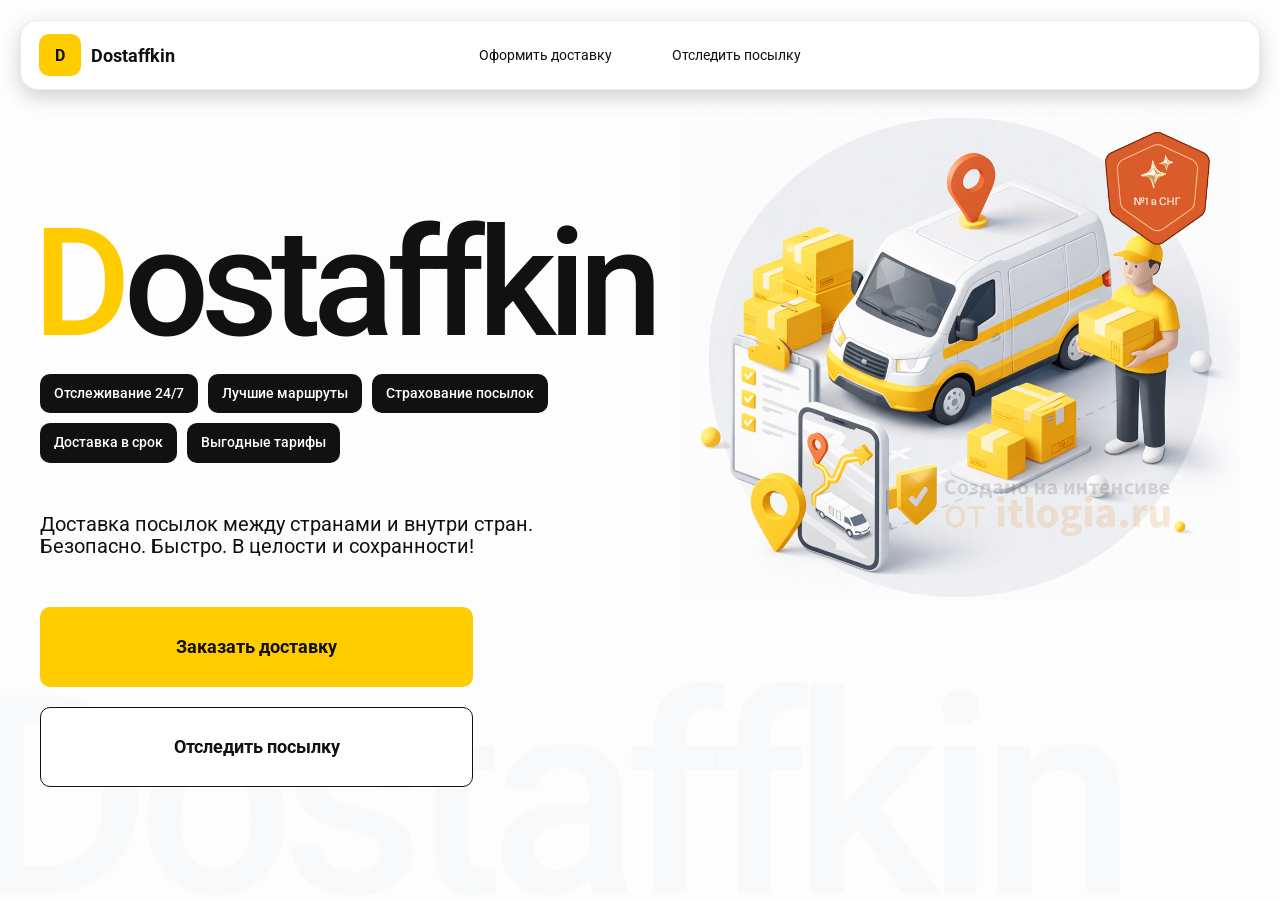
<file: index.html>
<!doctype html>
<html lang="ru">
<head>
    <meta charset="utf-8"/>
    <meta name="viewport" content="width=device-width,initial-scale=1,maximum-scale=1,user-scalable=0"/>
    <title>Dostaffkin — Доставка посылок между странами и внутри стран. Безопасно. Быстро. В целости и сохранности!</title>

    <link rel="stylesheet" href="styles/base.css"/>
    <link rel="stylesheet" href="styles/base_adaptive.css"/>
    <link rel="stylesheet" href="styles/index.css"/>
    <link rel="stylesheet" href="styles/index_adaptive.css"/>
</head>
<body>
    <div class="container">
        <header class="header">
            <a class="header-brand" href="#">
                <div class="header-logo">D</div>
                <div class="header-title">Dostaffkin</div>
            </a>
            <nav class="header-menu">
                <a class="header-link" href="#">Оформить <span>доставку</span></a>
                <a class="header-link" href="#">Отследить <span>посылку</span></a>
            </nav>
        </header>

        <main class="main">
            <section class="main-info">
                <div class="main-title">
                    <span>D</span>ostaffkin
                </div>

                <div class="main-features">
                    <div class="main-feature">Отслеживание 24/7</div>
                    <div class="main-feature">Лучшие маршруты</div>
                    <div class="main-feature">Страхование посылок</div>
                    <div class="main-feature">Доставка в срок</div>
                    <div class="main-feature">Выгодные тарифы</div>
                </div>

                <div class="main-description">
                    Доставка посылок между странами и внутри стран.
                    Безопасно. Быстро. В целости и сохранности!
                </div>

                <div class="main-actions">
                    <a class="button" type="button" href="./order.html">Заказать доставку</a>
                    <a class="button button-white" type="button" href="./track.html">Отследить посылку</a>
                </div>

                <div class="main-title-ghost">Dostaffkin</div>
            </section>

            <section class="main-image">
                <img src="images/main-image.png" alt="Main image"/>
            </section>
        </main>
    </div>
</body>
</html>
</file>
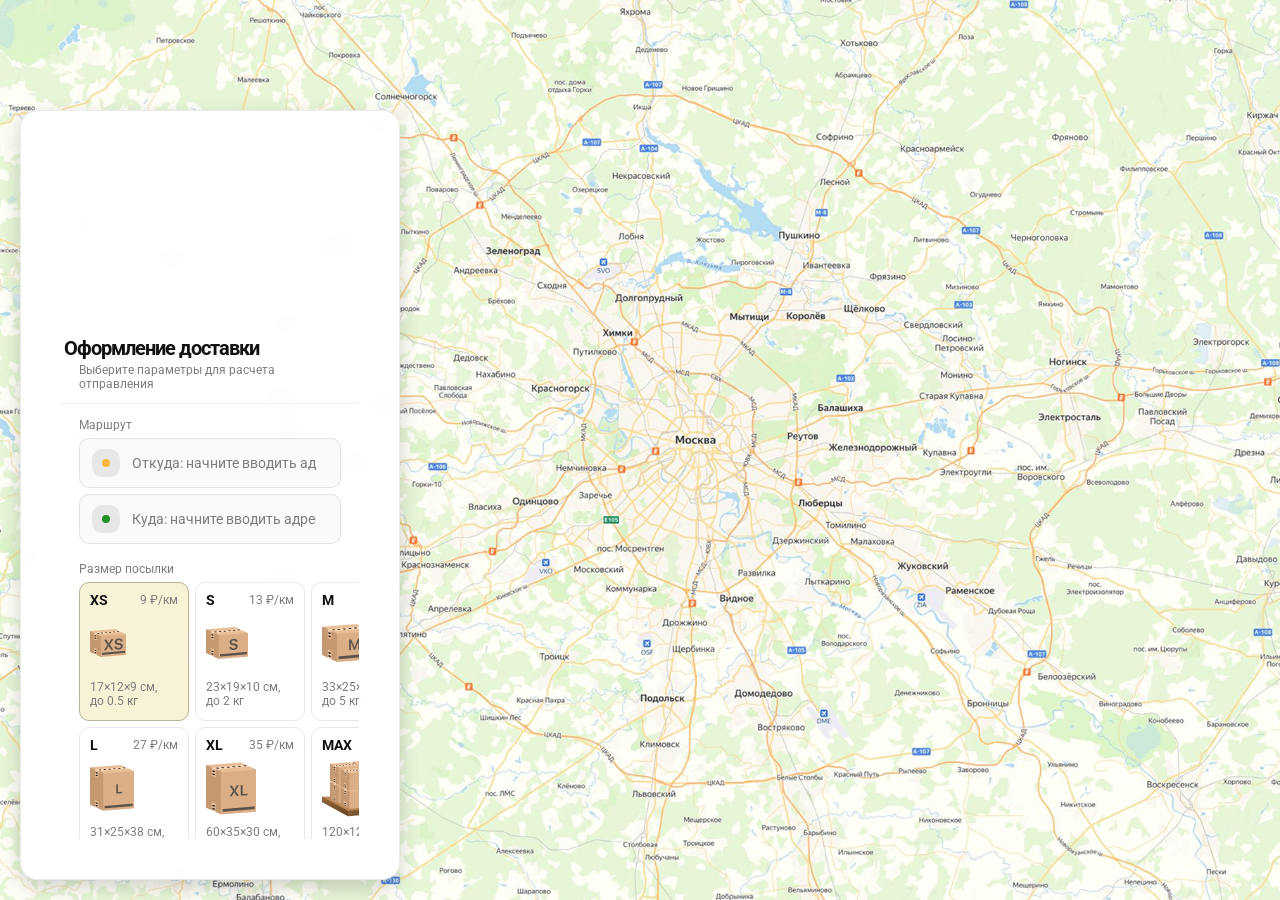
<file: order.html>
<!doctype html>
<html lang="ru">
<head>
    <meta charset="utf-8"/>
    <meta name="viewport" content="width=device-width,initial-scale=1,maximum-scale=1,user-scalable=0"/>
    <title>Оформление доставки</title>

    <link rel="stylesheet" href="styles/base.css"/>
    <link rel="stylesheet" href="styles/base_adaptive.css"/>

    <link rel="stylesheet" href="styles/order.css"/>
    <link rel="stylesheet" href="styles/order_adaptive.css"/>
</head>
<body>
    <div id="map"></div>

    <aside class="main" id="sidebar">
        <div class="main-header">
            <div class="main-title">Оформление доставки</div>
            <div class="main-text">Выберите параметры для расчета отправления</div>
        </div>

        <div class="main-content">
            <div class="main-route">
                <div class="main-block-title">Маршрут</div>
                <div class="main-fields">
                    <div class="main-field" id="fromField">
                        <div class="main-pin"></div>
                        <input id="from" placeholder="Откуда: начните вводить адрес" autocomplete="off"/>
                        <div class="main-ac" id="fromAc" role="listbox" aria-label="Подсказки адресов"></div>
                    </div>

                    <div class="main-field" id="toField">
                        <div class="main-pin"></div>
                        <input id="to" placeholder="Куда: начните вводить адрес" autocomplete="off"/>
                        <div class="main-ac" id="toAc" role="listbox" aria-label="Подсказки адресов"></div>
                    </div>
                </div>
            </div>

            <div class="main-package">
                <div class="main-block-title">Размер посылки</div>

                <div class="main-sizes">
                    <div class="main-size-card is-active" data-value="xs">
                        <div class="main-size-top">
                            <div class="main-size-label">XS</div>
                            <div class="main-size-rate">9 ₽/км</div>
                        </div>
                        <div class="main-size-media">
                            <img src="images/sizes/xs.png" alt="Короб XS"/>
                        </div>
                        <div class="main-size-description">17×12×9 см,<br>до 0.5 кг</div>
                    </div>

                    <div class="main-size-card" data-value="s">
                        <div class="main-size-top">
                            <div class="main-size-label">S</div>
                            <div class="main-size-rate">13 ₽/км</div>
                        </div>
                        <div class="main-size-media">
                            <img src="images/sizes/s.png" alt="Короб S"/>
                        </div>
                        <div class="main-size-description">23×19×10 см,<br>до 2 кг</div>
                    </div>

                    <div class="main-size-card" data-value="m">
                        <div class="main-size-top">
                            <div class="main-size-label">M</div>
                            <div class="main-size-rate">20 ₽/км</div>
                        </div>
                        <div class="main-size-media">
                            <img src="images/sizes/m.png" alt="Короб M"/>
                        </div>
                        <div class="main-size-description">33×25×15 см,<br>до 5 кг</div>
                    </div>

                    <div class="main-size-card" data-value="l">
                        <div class="main-size-top">
                            <div class="main-size-label">L</div>
                            <div class="main-size-rate">27 ₽/км</div>
                        </div>
                        <div class="main-size-media">
                            <img src="images/sizes/l.png" alt="Короб L"/>
                        </div>
                        <div class="main-size-description">31×25×38 см,<br>до 12 кг</div>
                    </div>

                    <div class="main-size-card" data-value="xl">
                        <div class="main-size-top">
                            <div class="main-size-label">XL</div>
                            <div class="main-size-rate">35 ₽/км</div>
                        </div>
                        <div class="main-size-media">
                            <img src="images/sizes/xl.png" alt="Короб XL"/>
                        </div>
                        <div class="main-size-description">60×35×30 см,<br>до 18 кг</div>
                    </div>

                    <div class="main-size-card" data-value="max">
                        <div class="main-size-top">
                            <div class="main-size-label">MAX</div>
                            <div class="main-size-rate">70 ₽/км</div>
                        </div>
                        <div class="main-size-media main-size-media-palleta">
                            <img src="images/sizes/max.png" alt="Паллета"/>
                        </div>
                        <div class="main-size-description">120×120×80 см,<br>до 200 кг</div>
                    </div>
                </div>
            </div>

            <div class="main-speed">
                <div class="main-block-title">Скорость доставки</div>

                <div class="main-speeds">
                    <div class="main-speed-card is-active" data-value="regular">
                        <img class="main-speed-media" src="images/icons/regular.svg" alt="Regular"/>
                        <div class="main-speed-description">Обычная</div>
                    </div>
                    <div class="main-speed-card" data-value="fast">
                        <img class="main-speed-media" src="images/icons/fast.svg" alt="Fast"/>
                        <div class="main-speed-description">Приоритетная</div>
                    </div>

                </div>
            </div>

            <div class="main-calculate-block">
                <button id="calc" class="button calculate-button" type="button" disabled>Рассчитать</button>
            </div>

            <div class="main-result" id="result">
                <div class="main-result-title">Расчеты вашего заказа</div>
                <div class="main-result-lines">
                    <div class="main-result-line"><span>Расстояние</span><span id="distanceValue">—</span></div>
                    <div class="main-result-line"><span>Доставим через</span><span id="durationValue">—</span></div>
                    <div class="main-result-line"><span>Тариф</span><span id="rateValue">—</span></div>
                </div>
                <div class="main-price">
                    <div class="main-price-label">Итого</div>
                    <div class="main-price-value" id="totalValue">—</div>
                </div>
            </div>

            <div class="main-order-box">
                <div class="main-order-form" id="orderForm">
                    <div class="main-order-title">Оформление доставки</div>
                    <div class="main-block-info-row">
                        <div class="main-block-title">Контакты</div>
                        <div class="order-fields">
                            <div class="main-field">
                                <input id="customerName" placeholder="Ваше имя" autocomplete="off"/>
                            </div>
                            <div class="main-field">
                                <input id="customerPhone" placeholder="Ваш телефон" autocomplete="off" inputmode="tel"/>
                            </div>
                        </div>
                    </div>
                    <div class="main-block-info-row extra-info">
                        <div class="main-block-title">Дополнительная информация</div>
                        <div class="main-field textarea">
                            <textarea id="comment" placeholder="Детали доставки и комментарии"></textarea>
                        </div>
                    </div>
                    <button id="submit" class="button main-submit-request" type="button" disabled>Отправить
                        заявку
                    </button>
                </div>

                <div class="main-order-success" id="orderSuccess">
                    <div class="main-success-icon">✓</div>
                    <div class="main-success-title">Заявка отправлена!</div>
                    <div class="main-success-title">Номер отправления – <span id="orderId"></span></div>
                    <div class="main-success-subtitle">Мы скоро свяжемся с вами</div>
                </div>
            </div>
        </div>
    </aside>
</body>
</html>
</file>
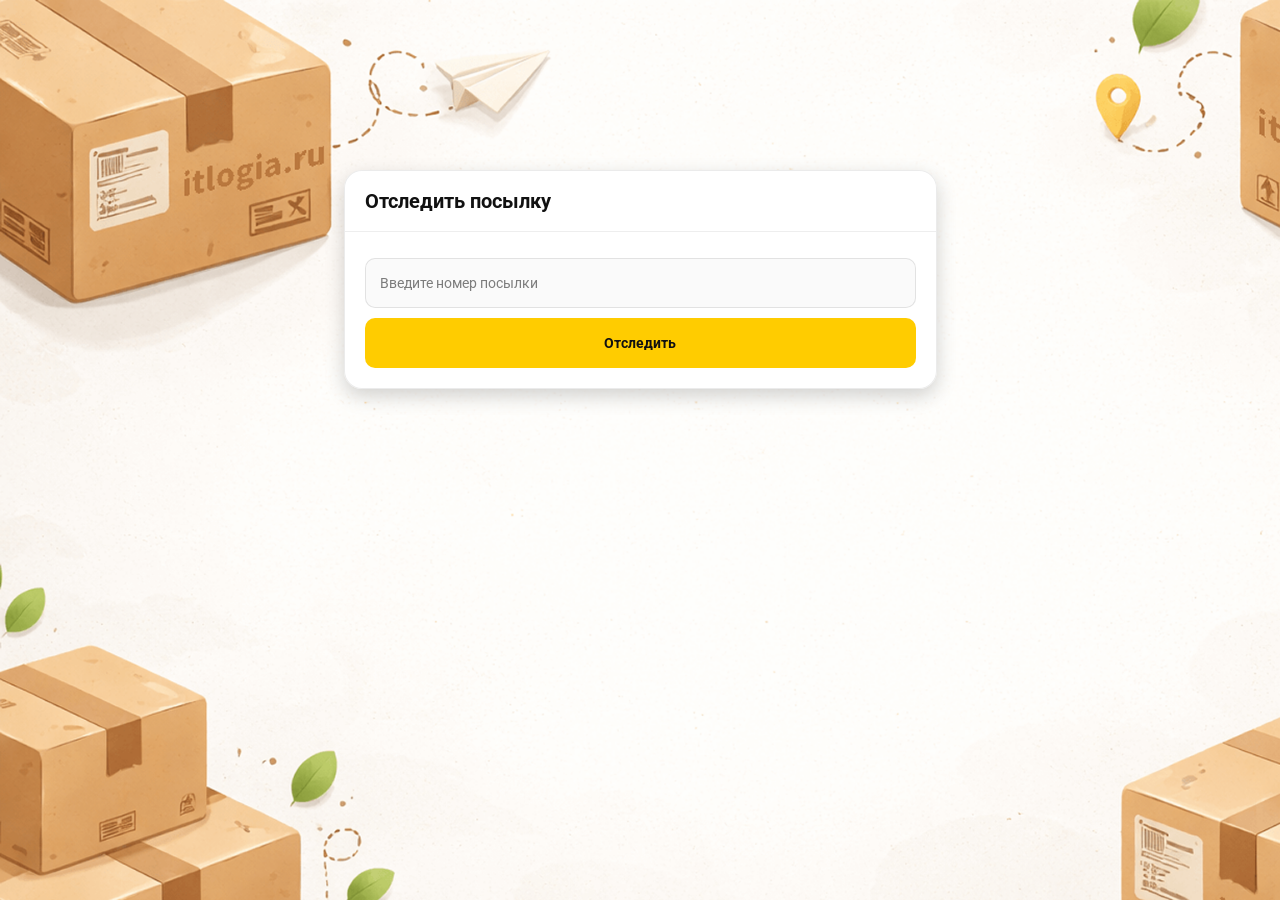
<file: track.html>
<!doctype html>
<html lang="ru">
<head>
    <meta charset="utf-8"/>
    <meta name="viewport" content="width=device-width,initial-scale=1,maximum-scale=1,user-scalable=0"/>
    <title>Отследить посылку</title>
    <link rel="stylesheet" href="styles/base.css"/>
    <link rel="stylesheet" href="styles/base_adaptive.css"/>

    <link rel="stylesheet" href="styles/track.css"/>
    <link rel="stylesheet" href="styles/track_adaptive.css"/>
</head>
<body>
    <div class="container">
        <main class="track-content">
            <section class="track-card track-search">
                <div class="track-title">Отследить посылку</div>
                <div class="track-action">
                    <div class="main-field track-field">
                        <input id="trackNumber" placeholder="Введите номер посылки" autocomplete="off"/>
                    </div>
                    <button id="trackButton" class="button track-button" type="button">Отследить</button>
                </div>
            </section>

            <section class="track-card track-result" id="trackResult">
                <div class="track-result-header">
                    <div class="track-id" id="trackIdValue"></div>
                    <div class="track-routes">
                        <div class="track-route">
                            <div class="track-route-pin">
                                <svg xmlns="http://www.w3.org/2000/svg" fill="none" viewBox="0 0 24 24" stroke-width="1.5"
                                     stroke="orange" class="size-6">
                                    <path stroke-linecap="round" stroke-linejoin="round"
                                          d="M15 10.5a3 3 0 1 1-6 0 3 3 0 0 1 6 0Z"/>
                                    <path stroke-linecap="round" stroke-linejoin="round"
                                          d="M19.5 10.5c0 7.142-7.5 11.25-7.5 11.25S4.5 17.642 4.5 10.5a7.5 7.5 0 1 1 15 0Z"/>
                                </svg>
                            </div>
                            <div class="track-route-address" id="trackFromValue">
                                Откуда: Москва, улица Арбат, 1
                            </div>
                        </div>
                        <div class="track-route track-route-arrow">
                            <svg xmlns="http://www.w3.org/2000/svg" fill="none" viewBox="0 0 24 24" stroke-width="1.5"
                                 stroke="currentColor" class="size-6">
                                <path stroke-linecap="round" stroke-linejoin="round"
                                      d="M19.5 13.5 12 21m0 0-7.5-7.5M12 21V3"/>
                            </svg>
                        </div>
                        <div class="track-route">
                            <div class="track-route-pin">
                                <svg xmlns="http://www.w3.org/2000/svg" fill="none" viewBox="0 0 24 24" stroke-width="1.5"
                                     stroke="green" class="size-6">
                                    <path stroke-linecap="round" stroke-linejoin="round"
                                          d="M15 10.5a3 3 0 1 1-6 0 3 3 0 0 1 6 0Z"/>
                                    <path stroke-linecap="round" stroke-linejoin="round"
                                          d="M19.5 10.5c0 7.142-7.5 11.25-7.5 11.25S4.5 17.642 4.5 10.5a7.5 7.5 0 1 1 15 0Z"/>
                                </svg>
                            </div>
                            <div class="track-route-address" id="trackToValue">
                                Куда: Минск, проспект Независимости, 58
                            </div>
                        </div>
                    </div>
                </div>
                <div class="track-info">
                    <div class="track-status-title">Статус данной посылки:</div>
                    <div class="track-status-list" id="trackStatusList">


                        <div class="track-status created">
                            <img src="images/icons/created.svg" class="track-status-icon" alt="Created">
                            <div class="track-status-text">
                                <div class="track-status-text-state">Создан</div>
                                <div class="track-status-text-date">10.01.2026</div>
                            </div>
                        </div>

                        <div class="track-status in-way">
                            <img src="images/icons/in-way.svg" class="track-status-icon" alt="In way">
                            <div class="track-status-text">
                                <div class="track-status-text-state">В пути: Москва</div>
                                <div class="track-status-text-date">18.01.2026</div>
                            </div>
                        </div>

                        <div class="track-status ready">
                            <img src="images/icons/ready.svg" class="track-status-icon" alt="Ready">
                            <div class="track-status-text">
                                <div class="track-status-text-state">Готов к выдаче</div>
                                <div class="track-status-text-date">25.01.2026</div>
                            </div>
                        </div>

                        <div class="track-status done">
                            <img src="images/icons/done.svg" class="track-status-icon" alt="Done">
                            <div class="track-status-text">
                                <div class="track-status-text-state">Вручен</div>
                                <div class="track-status-text-date">27.01.2026</div>
                            </div>
                        </div>

                    </div>
                </div>
            </section>
        </main>
    </div>
</body>
</html>
</file>
<file: styles/base.css>
@font-face {
    font-family: "Roboto";
    src: url("../fonts/Roboto-Regular.ttf");
    font-weight: normal;
}

@font-face {
    font-family: "Roboto";
    src: url("../fonts/Roboto-Bold.ttf");
    font-weight: bold;
}

@font-face {
    font-family: "Roboto";
    src: url("../fonts/Roboto-Medium.ttf");
    font-weight: 500;
}

*, *::before, *::after {
    box-sizing: border-box;
}

html, body {
    margin: 0;
    color: #111111;
    font-family: "Roboto", sans-serif;
}

body {
    background: #FDFDFD;
}

.button {
    border: 0;
    outline: none;
    height: 44px;
    border-radius: 10px;
    font-size: 14px;
    font-weight: bold;
    cursor: pointer;
    font-family: inherit;
    transition: transform .08s ease, opacity .12s ease;
    background: #ffcc00;
    color: #111111;
    text-align: center;
    text-decoration: none;
}

.button:hover {
    background-color: #E5BC19;
}

.button:disabled {
    cursor: not-allowed;
    background-color: #FADE6E;
    color: #787878;
    transform: none;
}

.button.button-white {
    background: #ffffff;
    border: 1px solid #111111;
}

.button.button-white:hover {
    background: rgb(241 241 241);
}

.main-field {
    display: flex;
    align-items: center;
    margin-top: 6px;
    gap: 10px;
    border: 1px solid #1111111A;
    background: #FAFAFA;
    border-radius: 10px;
    padding: 10px 12px;
    position: relative;
    box-sizing: border-box;
    height: 50px;
}

.main-field.textarea {
    height: auto;
}

.main-pin {
    width: 28px;
    height: 28px;
    border-radius: 10px;
    background: rgba(17, 17, 17, 0.08);
    display: grid;
    place-items: center;
    flex: 0 0 auto;
    position: relative;
}

.main-pin::before {
    content: "";
    width: 8px;
    height: 8px;
    border-radius: 999px;
    background: orange;
    opacity: .75;
    display: block;
}

.main-field:last-child .main-pin::before {
    background: green;
    opacity: .85;
}

input, textarea {
    width: 100%;
    border: 0;
    outline: none;
    background: transparent;
    font-size: 14px;
    color: #111111;
    font-family: inherit;
}

textarea {
    resize: vertical;
    min-height: 72px;
    padding: 2px 0;
}

input::placeholder, textarea::placeholder {
    color: #7C7C7C;
}

.main-field:focus-within {
    border-color: rgba(0, 0, 0, 0.20);
    box-shadow: 0 0 0 4px rgba(255, 204, 0, 0.35);
    background: rgba(255, 255, 255, 0.75);
}
</file>
<file: styles/base_adaptive.css>
@media (max-width: 767px) {
    .header {
        left: 10px;
        right: 10px;
        top: 10px;
    }

    .header-link span {
        display: none;
    }

    .header-menu {
        gap: 20px;
        justify-content: flex-start;
        margin: 0 0 0 30px;
        position: static;
        transform: none;
    }
}

@media (max-width: 420px) {
    .header-title {
        display: none;
    }
}

@media (max-width: 374px) {
    .header-menu {
        gap: 10px;
        margin: 0 0 0 10px;
    }
}
styles/index.css
css
.container {
    overflow: hidden;
    min-height: 100vh;
}

.header {
    border-radius: 18px;
    box-shadow: 0 7px 20px 0 #0000002E;
    backdrop-filter: blur(10px);
    background: #ffffff;
    left: 20px;
    border: 1px solid rgba(0, 0, 0, 0.08);
    position: fixed;
    right: 20px;
    top: 20px;
    padding: 14px 18px;
    height: 70px;
    display: flex;
    align-items: center;
    z-index: 6;
}

.header-brand {
    display: flex;
    align-items: center;
    text-decoration: none;
    gap: 10px;
}

.header-logo {
    width: 42px;
    height: 42px;
    border-radius: 10px;
    background: #FFCC00;
    display: grid;
    place-items: center;
    font-weight: bold;
    color: #111;
}

.header-title {
    font-size: 18px;
    font-weight: bold;
    color: #111111;
    text-decoration: none;
}

.header-menu {
    display: flex;
    align-items: center;
    gap: 60px;
    margin: 0;
    position: absolute;
    left: 50%;
    transform: translateX(-50%);
}

.header-link {
    font-size: 14px;
    color: #111111;
    text-decoration: none;
}

.main {
    padding: 111px 40px 40px;
    position: relative;
    display: flex;
}

.main-info {
    max-width: 840px;
    width: 100%;
    position: relative;
}

.main-title {
    margin-top: 98px;
    font-weight: 500;
    font-size: 200px;
    line-height: 1;
    letter-spacing: -0.05em;
    color: #111111;
    left: -15px;
    position: relative;
}

.main-title span {
    color: #ffcc00;
}

.main-features {
    margin-top: 15px;
    display: flex;
    flex-wrap: wrap;
    gap: 10px;
}

.main-feature {
    background: #111111;
    color: #ffffff;
    padding: 12px 14px;
    font-weight: 500;
    font-size: 14px;
    line-height: 1.1;
    border-radius: 10px;
}

.main-description {
    margin-top: 50px;
    max-width: 500px;
    font-size: 20px;
    line-height: 1.1;
    color: #111111;
}

.main-actions {
    margin-top: 50px;
    display: flex;
    flex-direction: column;
    gap: 20px;
}

.main-actions .button {
    height: 80px;
    width: 433px;
    font-size: 18px;
    font-weight: bold;
    place-items: center;
    display: grid;
}

.main-title-ghost {
    position: absolute;
    z-index: -1;
    left: -70px;
    bottom: -150px;
    font-weight: 500;
    font-size: 278px;
    line-height: 1;
    letter-spacing: -0.05em;
    color: #ECEDF04D;
}

.main-image {
    width: 1024px;
    top: 100px;
    z-index: -2;
}

.main-image img {
    width: 100%;
    max-width: 1024px;
    height: auto;
    display: block;
}
</file>
<file: styles/index.css>
.container {
    overflow: hidden;
    min-height: 100vh;
}

.header {
    border-radius: 18px;
    box-shadow: 0 7px 20px 0 #0000002E;
    backdrop-filter: blur(10px);
    background: #ffffff;
    left: 20px;
    border: 1px solid rgba(0, 0, 0, 0.08);
    position: fixed;
    right: 20px;
    top: 20px;
    padding: 14px 18px;
    height: 70px;
    display: flex;
    align-items: center;
    z-index: 6;
}

.header-brand {
    display: flex;
    align-items: center;
    text-decoration: none;
    gap: 10px;
}

.header-logo {
    width: 42px;
    height: 42px;
    border-radius: 10px;
    background: #FFCC00;
    display: grid;
    place-items: center;
    font-weight: bold;
    color: #111;
}

.header-title {
    font-size: 18px;
    font-weight: bold;
    color: #111111;
    text-decoration: none;
}

.header-menu {
    display: flex;
    align-items: center;
    gap: 60px;
    margin: 0;
    position: absolute;
    left: 50%;
    transform: translateX(-50%);
}

.header-link {
    font-size: 14px;
    color: #111111;
    text-decoration: none;
}

.main {
    padding: 111px 40px 40px;
    position: relative;
    display: flex;
}

.main-info {
    max-width: 840px;
    width: 100%;
    position: relative;
}

.main-title {
    margin-top: 98px;
    font-weight: 500;
    font-size: 200px;
    line-height: 1;
    letter-spacing: -0.05em;
    color: #111111;
    left: -15px;
    position: relative;
}

.main-title span {
    color: #ffcc00;
}

.main-features {
    margin-top: 15px;
    display: flex;
    flex-wrap: wrap;
    gap: 10px;
}

.main-feature {
    background: #111111;
    color: #ffffff;
    padding: 12px 14px;
    font-weight: 500;
    font-size: 14px;
    line-height: 1.1;
    border-radius: 10px;
}

.main-description {
    margin-top: 50px;
    max-width: 500px;
    font-size: 20px;
    line-height: 1.1;
    color: #111111;
}

.main-actions {
    margin-top: 50px;
    display: flex;
    flex-direction: column;
    gap: 20px;
}

.main-actions .button {
    height: 80px;
    width: 433px;
    font-size: 18px;
    font-weight: bold;
    place-items: center;
    display: grid;
}

.main-title-ghost {
    position: absolute;
    z-index: -1;
    left: -70px;
    bottom: -150px;
    font-weight: 500;
    font-size: 278px;
    line-height: 1;
    letter-spacing: -0.05em;
    color: #ECEDF04D;
}

.main-image {
    width: 1024px;
    top: 100px;
    z-index: -2;
}

.main-image img {
    width: 100%;
    max-width: 1024px;
    height: auto;
    display: block;
}
</file>
<file: styles/index_adaptive.css>
/* ===== Брейкпоинт 1760px ===== */
@media (max-width: 1760px) {
    .main-title {
        font-size: 150px;
        left: -7px;
    }

    .main-info {
        max-width: 640px;
    }
}

/* ===== Брейкпоинт 1200px ===== */
@media (max-width: 1200px) {
    .main-info {
        max-width: 540px;
    }

    .main {
        padding: 111px 20px 20px;
    }

    .main-title {
        font-size: 120px;
        left: -4px;
    }

    .main-title-ghost {
        font-size: 220px;
    }
}

/* ===== Брейкпоинт 1024px ===== */
@media (max-width: 1024px) {
    .main-title {
        margin-top: 30px;
    }

    .main {
        flex-direction: column-reverse;
    }

    .main-image {
        max-width: 350px;
        position: absolute;
        left: 370px;
        top: 370px;
    }

    .main-info {
        max-width: 100%;
    }

    .main-actions {
        gap: 10px;
    }

    .main-actions .button {
        height: 50px;
        font-size: 14px;
        width: auto;
        max-width: 300px;
    }

    .main-description {
        max-width: 350px;
    }
}

/* ===== Брейкпоинт 570px ===== */
@media (max-width: 570px) {
    .main-title {
        font-size: 88px;
    }

    .main-description {
        max-width: 100%;
    }

    .main-actions {
        width: 100%;
    }

    .main-actions .button {
        width: 100%;
        max-width: 100%;
    }

    .main-image {
        max-width: 650px;
        position: absolute;
        left: 170px;
        top: 70px;
        opacity: 0.2;
    }
}

/* ===== Брейкпоинт 400px ===== */
@media (max-width: 400px) {
    .main-title {
        font-size: 70px;
    }
}
</file>
<file: styles/order.css>
#map {
    background-image: url("../images/order-bg.png");
    background-size: cover;
    position: fixed;
    inset: 0;
}

.main {
    border-radius: 18px;
    box-shadow: 0 7px 20px 0 #0000002E;
    backdrop-filter: blur(10px);
    background: rgba(255, 255, 255, 0.96);
    left: 20px;
    border: 1px solid rgba(0, 0, 0, 0.08);
    position: fixed;
    top: 110px;
    bottom: 20px;
    width: 380px;
    display: flex;
    flex-direction: column;
    overflow: hidden;
    z-index: 5;
}

.main-header {
    padding: 18px 18px 12px 18px;
    border-bottom: 1px solid rgba(0, 0, 0, 0.06);
    display: flex;
    flex-direction: column;
}

.main-title {
    font-size: 20px;
    line-height: 100%;
    font-weight: bold;
}

.main-text {
    font-size: 12px;
    margin-top: 5px;
    color: #7C7C7C;
}

.main-content {
    padding: 14px 18px 18px 18px;
    overflow: auto;
    scrollbar-width: none;
    display: flex;
    flex-direction: column;
    gap: 18px;
    flex: 1;
}

.main-block-title {
    font-size: 12px;
    color: #7C7C7C;
}

.main-route .main-block-title,
.main-package .main-block-title {
    margin-bottom: 6px;
}

.main-field {
    display: flex;
    align-items: center;
    margin-top: 6px;
    gap: 10px;
    border: 1px solid #1111111A;
    background: #FAFAFA;
    border-radius: 10px;
    padding: 10px 12px;
    position: relative;
    box-sizing: border-box;
    height: 50px;
}

.main-field.textarea {
    height: auto;
}

.main-pin {
    width: 28px;
    height: 28px;
    border-radius: 10px;
    background: rgba(17, 17, 17, 0.08);
    display: grid;
    place-items: center;
    flex: 0 0 auto;
    position: relative;
}

.main-pin::before {
    content: "";
    width: 8px;
    height: 8px;
    border-radius: 999px;
    background: orange;
    opacity: .75;
    display: block;
}

.main-field:last-child .main-pin::before {
    background: green;
    opacity: .85;
}

input, textarea {
    width: 100%;
    border: 0;
    outline: none;
    background: transparent;
    font-size: 14px;
    color: #111111;
    font-family: inherit;
}

textarea {
    resize: vertical;
    min-height: 72px;
    padding: 2px 0;
}

input::placeholder, textarea::placeholder {
    color: #7C7C7C;
}

.main-field:focus-within {
    border-color: rgba(0, 0, 0, 0.20);
    box-shadow: 0 0 0 4px rgba(255, 204, 0, 0.35);
    background: rgba(255, 255, 255, 0.75);
}

.main-sizes {
    display: grid;
    gap: 6px;
    grid-template-columns: repeat(3, 1fr);
}

.main-size-card {
    border: 1px solid #E8E8E7;
    background: #FFFFFF;
    border-radius: 10px;
    padding: 10px;
    cursor: pointer;
    user-select: none;
    transition: transform .08s ease, border-color .12s ease, background .12s ease;
    min-height: 139px;
}

.main-size-card:hover {
    transform: translateY(-1px);
}

.main-size-card.is-active {
    background-color: #F8F2D6;
    border-color: #B7B196;
}

.main-size-top {
    display: flex;
    align-items: center;
    justify-content: space-between;
}

.main-size-label {
    font-weight: bold;
    font-size: 14px;
    color: #111111;
    line-height: 100%;
}

.main-size-rate {
    font-size: 12px;
    color: #7C7C7C;
    line-height: 100%;
}

.main-size-media {
    margin-top: 8px;
    height: 57px;
}

.main-size-description {
    margin-top: 8px;
    font-size: 12px;
    color: #7C7C7C;
    line-height: 1.2;
}

.calculate-button {
    width: 100%;
}

.main-result {
    border: 1px solid rgba(0, 0, 0, 0.08);
    background: rgba(255, 255, 255, 0.75);
    border-radius: 16px;
    padding: 12px;
    line-height: 1.25;
}

.main-result-title {
    font-weight: bold;
    font-size: 13px;
    color: #111111;
    margin-bottom: 13px;
}

.main-result-lines {
    gap: 8px;
    display: flex;
    flex-direction: column;
}

.main-result-line {
    font-size: 13px;
    color: rgba(17, 17, 17, 0.85);
    display: flex;
    justify-content: space-between;
}

.main-price {
    margin-top: 18px;
    padding-top: 10px;
    border-top: 1px dashed rgba(0, 0, 0, 0.12);
    display: flex;
    align-items: baseline;
    justify-content: space-between;
}

.main-price-label {
    font-size: 12px;
    color: rgba(17, 17, 17, 0.55);
}

.main-price-value {
    font-size: 20px;
    font-weight: bold;
    color: #111111;
    letter-spacing: -0.3px;
}

.main-order-box {
    background: #ffffff;
    border: 1px solid #E8E8E7;
    border-radius: 10px;
    padding: 12px;
}

.main-order-title {
    margin-bottom: 8px;
    font-weight: bold;
    font-size: 14px;
    color: #111111;
}

.main-block-info {
    display: flex;
    flex-direction: column;
    gap: 6px;
}

.order-fields {
    display: grid;
    grid-template-columns: 1fr 1fr;
    column-gap: 10px;
    margin-top: 6px;
}

.main-block-info-row.extra-info {
    display: block;
    margin-top: 13px;
}

.main-submit-request {
    width: 100%;
    margin-top: 6px;
}

.main-order-success {
    display: none;
    text-align: center;
    padding: 22px 12px;
    gap: 12px;
}

.main-order-success.is-visible {
    display: flex;
    flex-direction: column;
    align-items: center;
}

.main-success-icon {
    width: 56px;
    height: 56px;
    border-radius: 50%;
    background: #16a34a;
    color: #ffffff;
    display: grid;
    place-items: center;
    font-size: 30px;
}

.main-success-title {
    font-size: 14px;
    font-weight: bold;
    color: #111111;
}

.main-success-subtitle {
    font-size: 12px;
    color: rgba(17, 17, 17, 0.55);
    line-height: 1.3;
}

.main-speed .main-block-title {
    margin-bottom: 6px;
}

.main-speeds {
    display: grid;
    gap: 6px;
    grid-template-columns: repeat(2, 1fr);
}

.main-speed-card {
    border: 1px solid #E8E8E7;
    background: #FFFFFF;
    border-radius: 10px;
    padding: 10px;
    cursor: pointer;
    user-select: none;
    transition: transform .08s ease, border-color .12s ease, background .12s ease;
    display: flex;
    align-items: center;
    gap: 10px;
}

.main-speed-card:hover {
    transform: translateY(-1px);
}

.main-speed-card.is-active {
    background-color: #F8F2D6;
    border-color: #B7B196;
}

.main-speed-description {
    font-size: 12px;
    color: #7C7C7C;
    line-height: 1.2;
}
</file>
<file: styles/order_adaptive.css>
@media (max-width: 767px) {
    .main {
        left: 10px;
        right: 10px;
        top: 50%;
        bottom: 12px;
        width: auto;
        max-width: none;
    }
}

@media (max-width: 420px) {
    .main-sizes {
        grid-template-columns: repeat(2, 1fr);
    }
}
styles/track.css
css
.container {
    background: #F4F4F4 url("../images/track-bg.png");
    background-size: cover;
    min-height: 100vh;
    padding: 170px 0 50px 0;
}

.track-content {
    width: 593px;
    margin: 0 auto;
}

.track-card {
    width: 100%;
    border-radius: 18px;
    box-shadow: 0 7px 20px 0 #0000002E;
    backdrop-filter: blur(10px);
    background: rgba(255, 255, 255, 0.96);
    border: 1px solid rgba(0, 0, 0, 0.08);
}

.track-title {
    font-size: 20px;
    line-height: 100%;
    font-weight: bold;
    border-bottom: 1px solid #EEEEEE;
    padding: 20px;
}

.track-action {
    padding: 20px;
}

.track-button {
    width: 100%;
    height: 50px;
}

.track-field {
    margin-bottom: 10px;
}

.track-result {
    margin-top: 5px;
    display: none;
}

.track-result.is-visible {
    display: block;
}

.track-result-header {
    font-weight: bold;
    font-size: 14px;
    color: #111111;
    padding: 20px;
    border-bottom: 1px solid #EEEEEE;
}

.track-id {
    margin-bottom: 12px;
    font-size: 20px;
}

.track-routes {
    display: flex;
    flex-direction: column;
    gap: 10px;
    font-weight: normal;
}

.track-route {
    display: flex;
    align-items: center;
    gap: 10px;
}

.track-route-pin {
    width: 24px;
    height: 24px;
    flex-shrink: 0;
}

.track-route-arrow {
    padding: 15px 0;
    width: 24px;
    height: 24px;
}

.track-info {
    padding: 20px;
}

.track-status {
    display: flex;
    align-items: center;
    font-size: 12px;
    gap: 10px;
}

.track-status-title {
    font-size: 14px;
    color: #111111;
    margin-bottom: 20px;
}

.track-status-list {
    display: flex;
    flex-direction: column;
    gap: 15px;
}

.track-status-icon {
    width: 40px;
    height: 40px;
    border-radius: 50%;
    background: rgba(17, 17, 17, 0.08);
    display: grid;
    place-items: center;
    flex: 0 0 auto;
}

.track-status.created .track-status-icon {
    background-color: #F1CB00;
}

.track-status.in-way .track-status-icon {
    background-color: #F08A11;
}

.track-status.ready .track-status-icon {
    background-color: #A35D0A;
}

.track-status.done .track-status-icon {
    background-color: #37C93B;
}

.track-status-text {
    display: flex;
    align-items: center;
    justify-content: space-between;
    color: #111111;
    font-size: 12px;
    flex: 1;
}

.track-status-date {
    color: rgba(17, 17, 17, 0.55);
}
styles/track_adaptive.css
css
@media (max-width: 767px) {
    .container {
        padding: 130px 0 50px 0;
    }

    .track-content {
        width: 100%;
        padding-left: 10px;
        padding-right: 10px;
    }

    .track-result-header {
        padding: 20px;
    }
}
</file>
<file: styles/track.css>
.container {
    background: #F4F4F4 url("../images/track-bg.png");
    background-size: cover;
    min-height: 100vh;
    padding: 170px 0 50px 0;
}

.track-content {
    width: 593px;
    margin: 0 auto;
}

.track-card {
    width: 100%;
    border-radius: 18px;
    box-shadow: 0 7px 20px 0 #0000002E;
    backdrop-filter: blur(10px);
    background: rgba(255, 255, 255, 0.96);
    border: 1px solid rgba(0, 0, 0, 0.08);
}

.track-title {
    font-size: 20px;
    line-height: 100%;
    font-weight: bold;
    border-bottom: 1px solid #EEEEEE;
    padding: 20px;
}

.track-action {
    padding: 20px;
}

.track-button {
    width: 100%;
    height: 50px;
}

.track-field {
    margin-bottom: 10px;
}

.track-result {
    margin-top: 5px;
    display: none;
}

.track-result.is-visible {
    display: block;
}

.track-result-header {
    font-weight: bold;
    font-size: 14px;
    color: #111111;
    padding: 20px;
    border-bottom: 1px solid #EEEEEE;
}

.track-id {
    margin-bottom: 12px;
    font-size: 20px;
}

.track-routes {
    display: flex;
    flex-direction: column;
    gap: 10px;
    font-weight: normal;
}

.track-route {
    display: flex;
    align-items: center;
    gap: 10px;
}

.track-route-pin {
    width: 24px;
    height: 24px;
    flex-shrink: 0;
}

.track-route-arrow {
    padding: 15px 0;
    width: 24px;
    height: 24px;
}

.track-info {
    padding: 20px;
}

.track-status {
    display: flex;
    align-items: center;
    font-size: 12px;
    gap: 10px;
}

.track-status-title {
    font-size: 14px;
    color: #111111;
    margin-bottom: 20px;
}

.track-status-list {
    display: flex;
    flex-direction: column;
    gap: 15px;
}

.track-status-icon {
    width: 40px;
    height: 40px;
    border-radius: 50%;
    background: rgba(17, 17, 17, 0.08);
    display: grid;
    place-items: center;
    flex: 0 0 auto;
}

.track-status.created .track-status-icon {
    background-color: #F1CB00;
}

.track-status.in-way .track-status-icon {
    background-color: #F08A11;
}

.track-status.ready .track-status-icon {
    background-color: #A35D0A;
}

.track-status.done .track-status-icon {
    background-color: #37C93B;
}

.track-status-text {
    display: flex;
    align-items: center;
    justify-content: space-between;
    color: #111111;
    font-size: 12px;
    flex: 1;
}

.track-status-date {
    color: rgba(17, 17, 17, 0.55);
}
styles/track_adaptive.css — целиком
css
@media (max-width: 767px) {
    .container {
        padding: 130px 0 50px 0;
    }

    .track-content {
        width: 100%;
        padding-left: 10px;
        padding-right: 10px;
    }

    .track-result-header {
        padding: 20px;
    }
}
</file>
<file: styles/track_adaptive.css>
@media (max-width: 767px) {
    .container {
        padding: 130px 0 50px 0;
    }

    .track-content {
        width: 100%;
        padding-left: 10px;
        padding-right: 10px;
    }

    .track-result-header {
        padding: 20px;
    }
}
</file>
